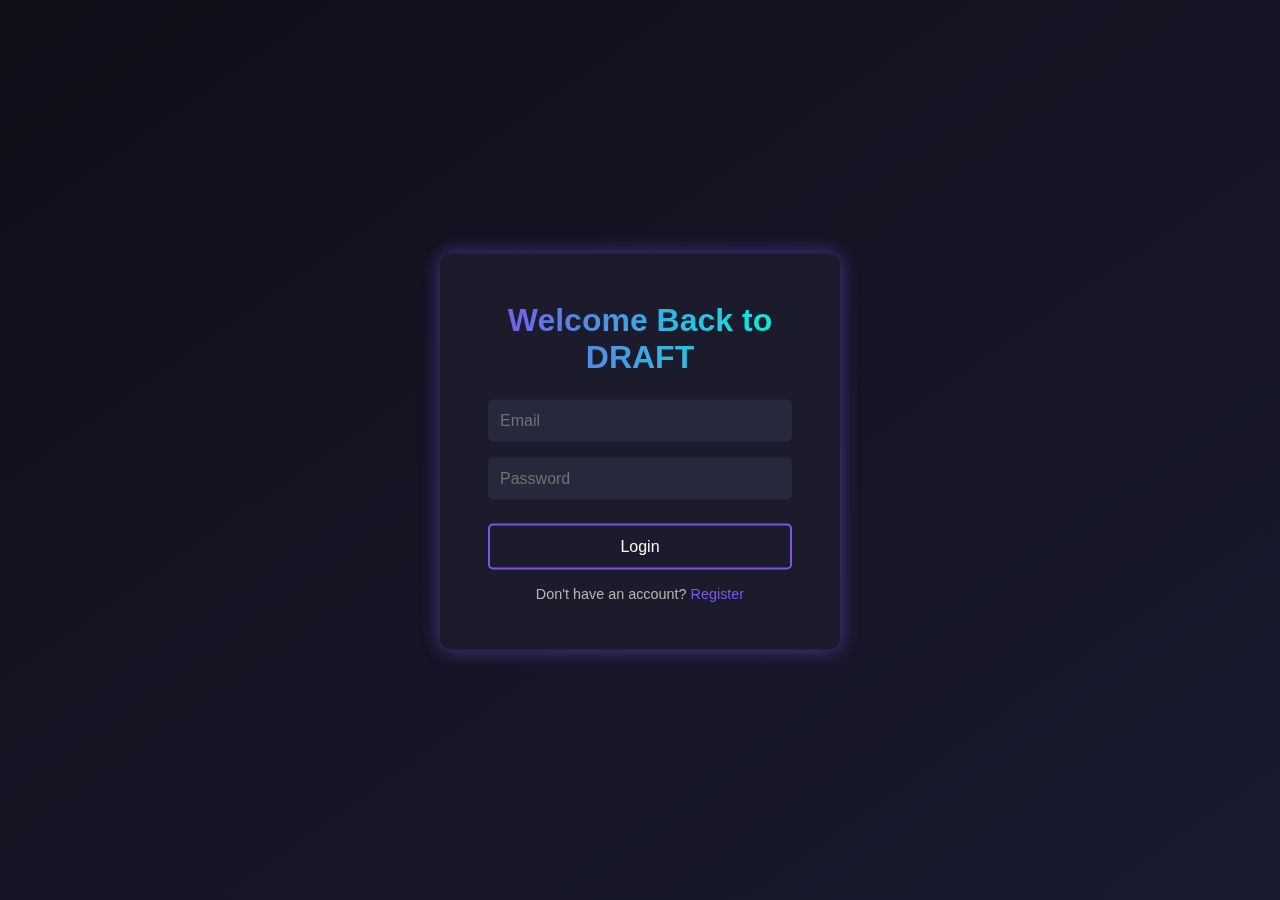
<file: login.html>
<!DOCTYPE html>
<html lang="en">
<head>
  <meta charset="UTF-8" />
  <meta name="viewport" content="width=device-width, initial-scale=1.0"/>
  <title>DRAFT | Login</title>
  <link rel="stylesheet" href="styles.css" />
  <script src="https://cdnjs.cloudflare.com/ajax/libs/gsap/3.12.2/gsap.min.js"></script>
</head>
<body class="login-body">
  <div class="login-container">
    <h1 class="login-title">Welcome Back to DRAFT</h1>
    <form class="login-form">
      <input type="email" placeholder="Email" required />
      <input type="password" placeholder="Password" required />
      <button type="submit" class="cta">Login</button>
      <p class="login-note">Don't have an account? <a href="#">Register</a></p>
    </form>
  </div>

  <script>
    // Animate form on page load
    gsap.from(".login-container", {
      y: 50,
      opacity: 0,
      duration: 1,
      ease: "power2.out"
    });

    // Button hover animation
    document.querySelectorAll(".cta").forEach((btn) => {
      btn.addEventListener("mouseenter", () => {
        gsap.to(btn, { scale: 1.08, duration: 0.3 });
      });
      btn.addEventListener("mouseleave", () => {
        gsap.to(btn, { scale: 1, duration: 0.3 });
      });
    });

    // Redirect to renamed dashboard (home.html) on login
    document.querySelector(".login-form").addEventListener("submit", function (e) {
      e.preventDefault();
      window.location.href = "home.html"; // redirect after login
    });
  </script>
</body>
</html>
</file>
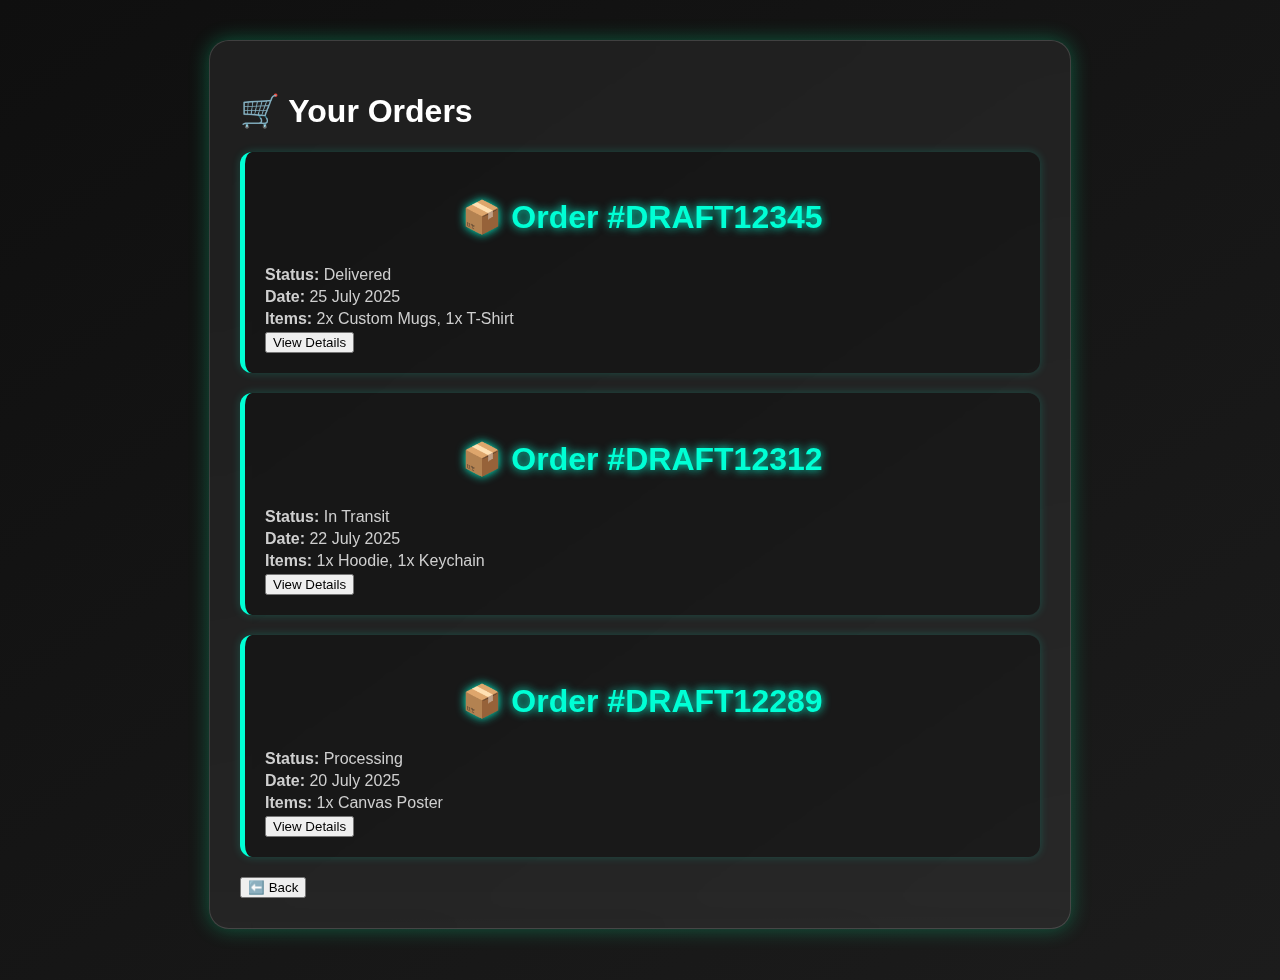
<file: orders.html>
<!DOCTYPE html>
<html lang="en">
<head>
  <meta charset="UTF-8">
  <title>Your Orders</title>
  <link rel="stylesheet" href="orders.css">
</head>
<body>
  <div class="orders-container">
    <h1>🛒 Your Orders</h1>

    <div class="order-card">
      <h2>📦 Order #DRAFT12345</h2>
      <p><strong>Status:</strong> Delivered</p>
      <p><strong>Date:</strong> 25 July 2025</p>
      <p><strong>Items:</strong> 2x Custom Mugs, 1x T-Shirt</p>
      <button onclick="viewDetails('DRAFT12345')">View Details</button>
    </div>

    <div class="order-card">
      <h2>📦 Order #DRAFT12312</h2>
      <p><strong>Status:</strong> In Transit</p>
      <p><strong>Date:</strong> 22 July 2025</p>
      <p><strong>Items:</strong> 1x Hoodie, 1x Keychain</p>
      <button onclick="viewDetails('DRAFT12312')">View Details</button>
    </div>

    <div class="order-card">
      <h2>📦 Order #DRAFT12289</h2>
      <p><strong>Status:</strong> Processing</p>
      <p><strong>Date:</strong> 20 July 2025</p>
      <p><strong>Items:</strong> 1x Canvas Poster</p>
      <button onclick="viewDetails('DRAFT12289')">View Details</button>
    </div>

    <div class="back-btn-wrapper">
      <button onclick="goBack()">⬅️ Back</button>
    </div>
  </div>

  <script src="orders.js"></script>
</body>
</html>
</file>
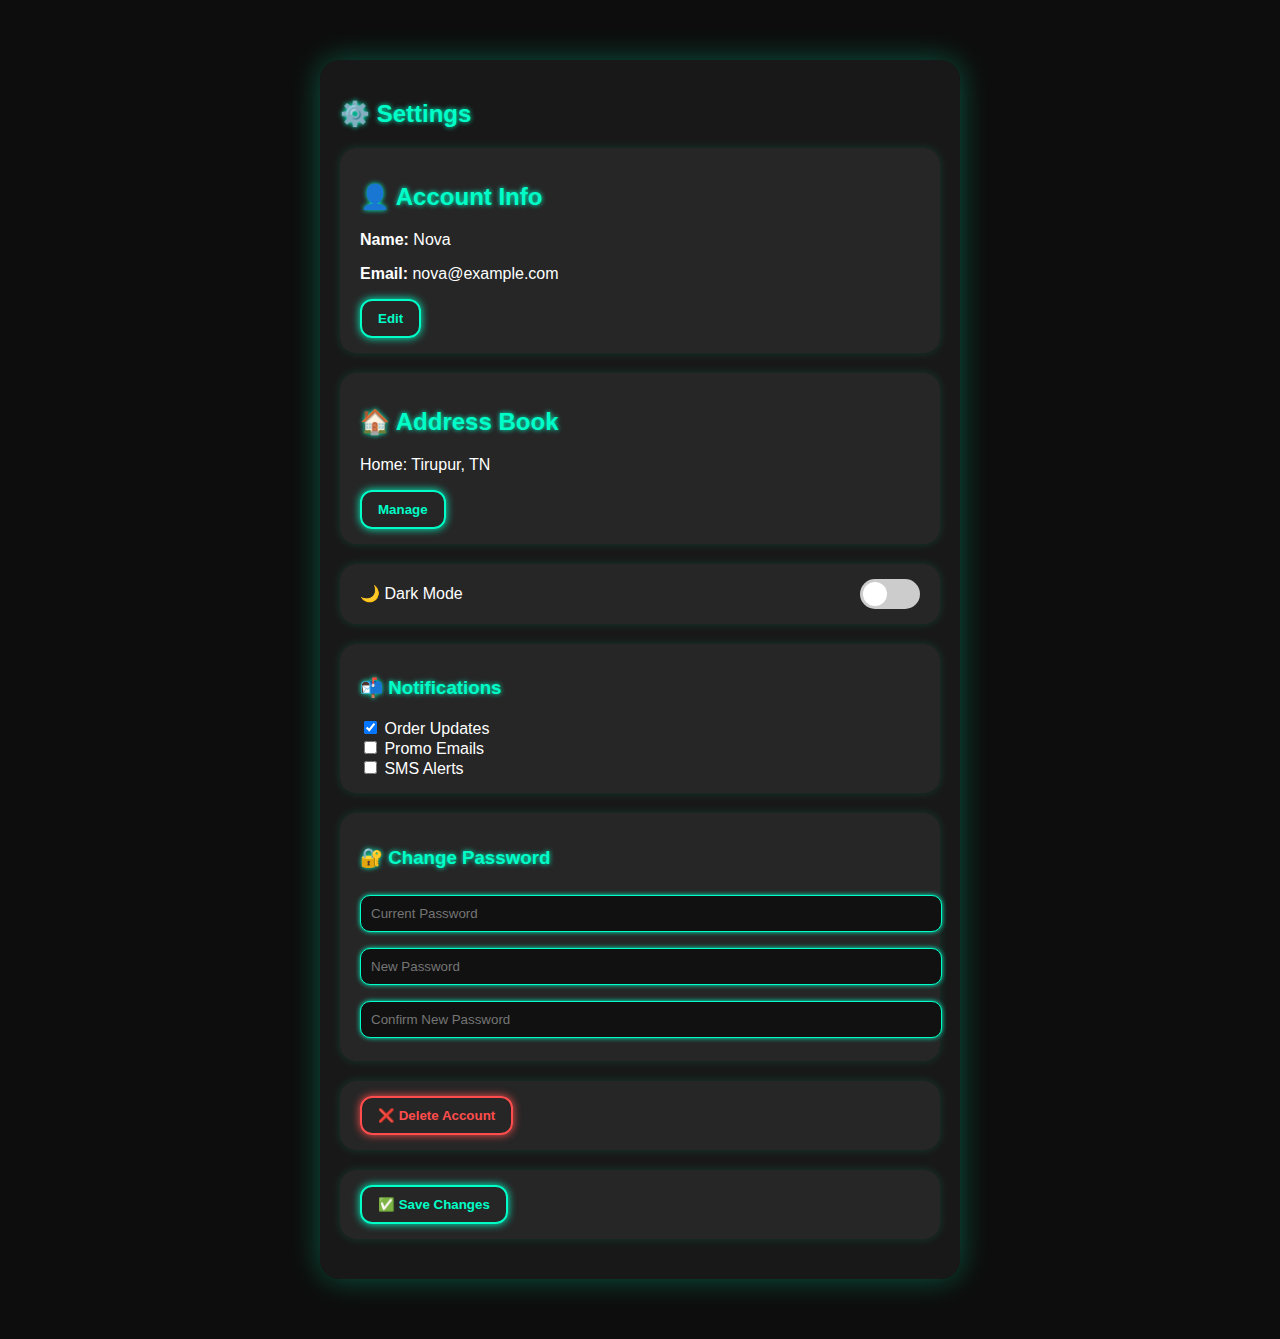
<file: settings.html>
<!DOCTYPE html>
<html lang="en">
<head>
  <meta charset="UTF-8">
  <title>Settings</title>
  <link rel="stylesheet" href="settings.css">
</head>
<body>
  <div class="settings-container">
    <h2>⚙️ Settings</h2>

     <!-- Account Section -->
    <div class="setting-card">
      <h2>👤 Account Info</h2>
      <p><strong>Name:</strong> Nova</p>
      <p><strong>Email:</strong> nova@example.com</p>
      <button onclick="editAccount()">Edit</button>
    </div>

    <!-- Address Book -->
    <div class="setting-card">
      <h2>🏠 Address Book</h2>
      <p>Home: Tirupur, TN</p>
      <button onclick="manageAddress()">Manage</button>
    </div>

    <div class="setting-box">
      <label class="switch-label">
        🌙 Dark Mode
        <label class="switch">
          <input type="checkbox" id="darkToggle">
          <span class="slider"></span>
        </label>
      </label>
    </div>

    <div class="setting-box">
      <h3>📬 Notifications</h3>
      <label><input type="checkbox" checked> Order Updates</label><br>
      <label><input type="checkbox"> Promo Emails</label><br>
      <label><input type="checkbox"> SMS Alerts</label>
    </div>

    <div class="setting-box">
      <h3>🔐 Change Password</h3>
      <input type="password" placeholder="Current Password"><br>
      <input type="password" placeholder="New Password"><br>
      <input type="password" placeholder="Confirm New Password">
    </div>

    <div class="setting-box danger-zone">
      <button class="delete-btn">❌ Delete Account</button>
    </div>

    <div class="setting-box">
      <button class="save-btn">✅ Save Changes</button>
    </div>
  </div>

  <script src="settings.js"></script>
</body>
</html>
</file>
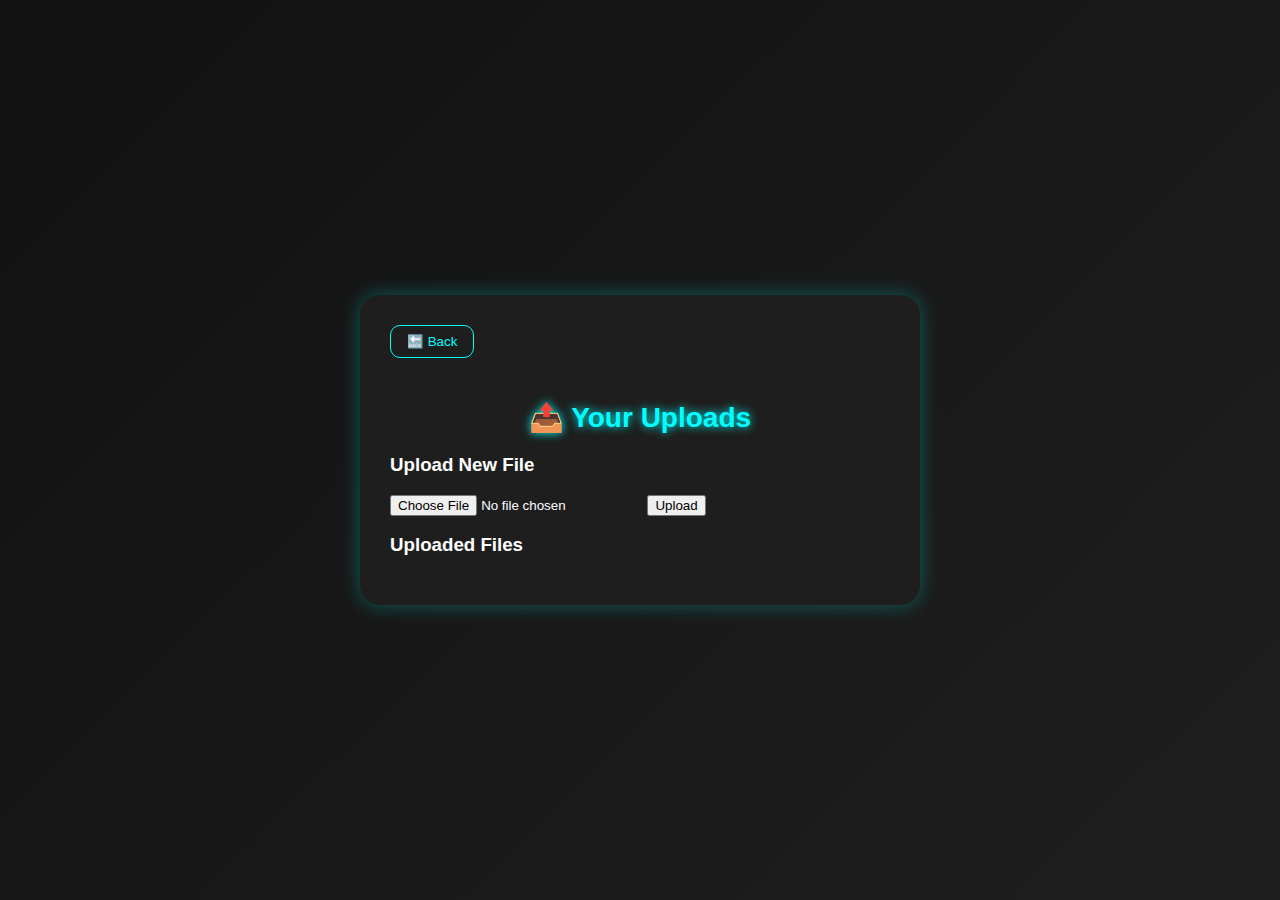
<file: uploads.html>
<!DOCTYPE html>
<html lang="en">
<head>
  <meta charset="UTF-8">
  <title>Uploads</title>
  <link rel="stylesheet" href="uploads.css">
</head>
<body>
  <div class="uploads-container">
    <button class="back-btn" onclick="goBack()">🔙 Back</button>
    <h2>📤 Your Uploads</h2>

    <div class="upload-section">
      <h3>Upload New File</h3>
      <input type="file" id="fileInput">
      <button onclick="uploadFile()">Upload</button>
    </div>

    <div class="uploaded-files">
      <h3>Uploaded Files</h3>
      <ul id="fileList">
        <!-- Uploaded file items will go here -->
      </ul>
    </div>
  </div>

  <script src="uploads.js"></script>
</body>
</html>
</file>
<file: orders.css>
body {
  margin: 0;
  padding: 0;
  font-family: "Segoe UI", sans-serif;
  background: linear-gradient(145deg, #0f0f0f, #1c1c1c);
  color: #ffffff;
  display: flex;
  justify-content: center;
  align-items: flex-start;
  min-height: 100vh;
  padding: 40px 20px;
}

.orders-container {
  background: rgba(255, 255, 255, 0.06);
  backdrop-filter: blur(16px);
  border: 1px solid rgba(255, 255, 255, 0.15);
  padding: 30px;
  border-radius: 20px;
  width: 100%;
  max-width: 800px;
  box-shadow: 0 0 20px rgba(0, 255, 163, 0.3);
  animation: fadeIn 0.6s ease;
}

h2 {
  text-align: center;
  margin-bottom: 30px;
  font-size: 2rem;
  color: #00ffd5;
  text-shadow: 0 0 10px #00ffd5;
}

.order-card {
  background: rgba(0, 0, 0, 0.3);
  border-left: 5px solid #00ffd5;
  padding: 20px;
  margin-bottom: 20px;
  border-radius: 12px;
  box-shadow: 0 0 10px rgba(0, 255, 213, 0.2);
  transition: transform 0.2s ease;
}

.order-card:hover {
  transform: translateY(-5px);
  box-shadow: 0 0 20px rgba(0, 255, 213, 0.4);
}

.order-card h3 {
  margin: 0 0 10px;
  color: #ffffff;
}

.order-card p {
  margin: 4px 0;
  color: #cfcfcf;
}

.status {
  padding: 6px 12px;
  border-radius: 6px;
  font-size: 0.9rem;
  display: inline-block;
  margin-top: 10px;
}

.status.pending {
  background: #ffaa00;
  color: #000;
}

.status.delivered {
  background: #00ff95;
  color: #000;
}

.status.cancelled {
  background: #ff4444;
  color: #fff;
}

@keyframes fadeIn {
  from {
    opacity: 0;
    transform: translateY(30px);
  }
  to {
    opacity: 1;
    transform: translateY(0);
  }
}
</file>
<file: settings.css>
/* Global styles */
body {
  font-family: 'Segoe UI', sans-serif;
  background: #0d0d0d;
  color: #fff;
  margin: 0;
  padding: 0;
  transition: background 0.3s, color 0.3s;
}

/* Container */
.settings-container {
  max-width: 600px;
  margin: 60px auto;
  padding: 20px;
  background: rgba(25, 25, 25, 0.95);
  border-radius: 20px;
  box-shadow: 0 0 30px rgba(0, 255, 180, 0.3);
}

/* Cards and Boxes */
.setting-card, .setting-box {
  background: rgba(40, 40, 40, 0.9);
  margin: 20px 0;
  padding: 15px 20px;
  border-radius: 16px;
  box-shadow: 0 0 10px rgba(0, 255, 180, 0.15);
}

/* Headings */
h2, h3 {
  color: #00ffc8;
  text-shadow: 0 0 5px #00ffc8;
}

/* Buttons */
button {
  background: transparent;
  border: 2px solid #00ffc8;
  color: #00ffc8;
  padding: 10px 16px;
  border-radius: 12px;
  font-weight: bold;
  cursor: pointer;
  transition: all 0.3s ease;
  box-shadow: 0 0 8px #00ffc8;
}
button:hover {
  background: #00ffc8;
  color: #000;
  box-shadow: 0 0 20px #00ffc8, 0 0 40px #00ffc8;
}

/* Delete Button */
.delete-btn {
  border-color: #ff4d4d;
  color: #ff4d4d;
  box-shadow: 0 0 8px #ff4d4d;
}
.delete-btn:hover {
  background: #ff4d4d;
  color: #000;
  box-shadow: 0 0 20px #ff4d4d, 0 0 40px #ff4d4d;
}

/* Input Fields */
input[type="password"], input[type="text"] {
  width: 100%;
  padding: 10px;
  margin: 8px 0;
  border: 1px solid #00ffc8;
  background: #111;
  color: #fff;
  border-radius: 10px;
  box-shadow: 0 0 5px #00ffc8;
}

/* Switch Toggle */
.switch-label {
  display: flex;
  justify-content: space-between;
  align-items: center;
}

.switch {
  position: relative;
  display: inline-block;
  width: 60px;
  height: 30px;
}

.switch input {
  display: none;
}

.slider {
  position: absolute;
  cursor: pointer;
  top: 0; left: 0;
  right: 0; bottom: 0;
  background-color: #ccc;
  transition: 0.4s;
  border-radius: 30px;
}

.slider:before {
  position: absolute;
  content: "";
  height: 24px;
  width: 24px;
  left: 3px;
  bottom: 3px;
  background-color: white;
  transition: 0.4s;
  border-radius: 50%;
}

input:checked + .slider {
  background-color: #00ffc8;
  box-shadow: 0 0 10px #00ffc8;
}

input:checked + .slider:before {
  transform: translateX(30px);
}

/* Dark mode (toggle handled by JS) */
body.dark {
  background: #121212;
  color: #f5f5f5;
}

body.dark .settings-container {
  background: rgba(15, 15, 15, 0.95);
}

body.dark .setting-card,
body.dark .setting-box {
  background: rgba(30, 30, 30, 0.9);
}
</file>
<file: uploads.css>
body {
  margin: 0;
  font-family: "Segoe UI", sans-serif;
  background: linear-gradient(135deg, #111, #1f1f1f);
  color: #fff;
  min-height: 100vh;
  display: flex;
  justify-content: center;
  align-items: center;
}

.uploads-container {
  background: #1e1e1e;
  padding: 30px;
  border-radius: 20px;
  box-shadow: 0 0 20px rgba(0, 255, 255, 0.3);
  width: 90%;
  max-width: 500px;
}

.uploads-container h2 {
  text-align: center;
  margin-bottom: 20px;
  font-size: 28px;
  color: cyan;
  text-shadow: 0 0 10px cyan;
}

.back-btn {
  background: transparent;
  border: 1px solid cyan;
  color: cyan;
  padding: 8px 16px;
  border-radius: 10px;
  cursor: pointer;
  margin-bottom: 20px;
  transition: all 0.3s ease;
}

.back-btn:hover {
  background-color: cyan;
  color: black;
  box-shadow: 0 0 12px cyan;
}

.upload-box {
  background: #2a2a2a;
  padding: 20px;
  border-radius: 10px;
  border: 1px dashed #444;
  margin-bottom: 25px;
  text-align: center;
}

.upload-box input[type="file"] {
  display: none;
}

.upload-label {
  padding: 12px 24px;
  background: #111;
  border: 1px solid #00ffff;
  border-radius: 10px;
  cursor: pointer;
  color: #00ffff;
  font-weight: bold;
  transition: 0.3s ease;
  display: inline-block;
}

.upload-label:hover {
  background: #00ffff;
  color: black;
  box-shadow: 0 0 10px #00ffff;
}

.upload-list h3 {
  margin-bottom: 10px;
  font-size: 20px;
  color: #00ffe1;
}

.upload-list ul {
  list-style-type: none;
  padding: 0;
  max-height: 200px;
  overflow-y: auto;
}

.upload-list ul li {
  background-color: #333;
  padding: 10px;
  margin: 6px 0;
  border-radius: 8px;
  font-size: 14px;
  border-left: 3px solid cyan;
}
</file>
<file: styles.css>
/* Reset and base styles */
* {
  margin: 0;
  padding: 0;
  box-sizing: border-box;
}

body, html {
  height: 100%;
  font-family: 'Segoe UI', sans-serif;
  color: #fff;
  background: #0f0f1a;
}

/* Hero Section */
.hero {
  position: relative;
  height: 100vh;
  overflow: hidden;
  background: radial-gradient(circle at 20% 20%, #2b2b3c, #0f0f1a);
  perspective: 1000px;
}

/* Parallax illusion */
.parallax {
  position: absolute;
  top: 0;
  left: 0;
  width: 300%;
  height: 300%;
  background: url('https://www.transparenttextures.com/patterns/stardust.png') repeat;
  opacity: 0.06;
  animation: parallaxMove 30s infinite linear alternate;
  z-index: 1;
}

@keyframes parallaxMove {
  0% {
    transform: translate(-10%, -10%) scale(1.1);
  }
  100% {
    transform: translate(10%, 10%) scale(1.1);
  }
}

.content {
  position: relative;
  text-align: center;
  z-index: 2;
}

/* Headline Animation */
.headline {
  font-size: 4rem;
  background: linear-gradient(90deg, #7f5af0, #00ffe7, #7f5af0);
  background-size: 200%;
  background-clip: text;
  -webkit-background-clip: text;
  color: transparent;
  animation: wave 6s infinite linear;
}

@keyframes wave {
  0% { background-position: 0%; }
  100% { background-position: 200%; }
}

.tagline {
  font-size: 1.2rem;
  margin-top: 1rem;
  color: #ccc;
  letter-spacing: 1px;
}

/* CTA Button */
.cta {
  display: inline-block;
  margin-top: 2rem;
  padding: 0.8rem 2rem;
  font-size: 1rem;
  border: 2px solid #7f5af0;
  color: #fff;
  text-decoration: none;
  border-radius: 5px;
  background-color: transparent;
  transition: background-color 0.3s, box-shadow 0.3s;
}

.cta:hover {
  background-color: #7f5af0;
  box-shadow: 0 0 15px #7f5af0;
}

/* Floating Glowing Cube */
.floating-cube {
  position: absolute;
  bottom: 50px;
  right: 50px;
  width: 100px;
  height: 100px;
  perspective: 800px;
  z-index: 2;
  animation: float 6s ease-in-out infinite;
}

@keyframes float {
  0%, 100% {
    transform: translateY(0px);
  }
  50% {
    transform: translateY(-20px);
  }
}

.cube {
  position: relative;
  width: 100%;
  height: 100%;
  transform-style: preserve-3d;
  animation: rotate 10s linear infinite;
}

@keyframes rotate {
  0% {
    transform: rotateX(0deg) rotateY(0deg);
  }
  100% {
    transform: rotateX(360deg) rotateY(360deg);
  }
}

.face {
  position: absolute;
  width: 100px;
  height: 100px;
  background: rgba(127, 90, 240, 0.1);
  border: 2px solid #7f5af0;
  box-shadow: 0 0 20px #7f5af0aa;
}

.front  { transform: rotateY(  0deg) translateZ(50px); }
.back   { transform: rotateY(180deg) translateZ(50px); }
.right  { transform: rotateY( 90deg) translateZ(50px); }
.left   { transform: rotateY(-90deg) translateZ(50px); }
.top    { transform: rotateX( 90deg) translateZ(50px); }
bottom { transform: rotateX(-90deg) translateZ(50px); }

/* Navbar Styles */
.navbar {
  position: fixed;
  width: 100%;
  top: -100px;
  left: 0;
  background: #1c1c2c;
  color: #fff;
  padding: 1rem 2rem;
  text-align: center;
  font-size: 1.2rem;
  z-index: 10;
  box-shadow: 0 2px 10px rgba(0,0,0,0.3);
}

/* Scroll Sections */
.info {
  padding: 80px 20px;
  background-color: #14141f;
  color: #fff;
  text-align: center;
  margin-top: 60px;
  opacity: 0;
}

.info h2 {
  font-size: 2rem;
  color: #7f5af0;
}

.info p {
  font-size: 1.1rem;
  color: #ccc;
  max-width: 600px;
  margin: 0 auto;
}

/* Login Page Styles */
.login-body {
  background: linear-gradient(to bottom right, #0f0f1a, #1a1a2f);
  height: 100vh;
  display: flex;
  justify-content: center;
  align-items: center;
  color: #fff;
}

.login-container {
  background: #1c1c2c;
  padding: 3rem;
  border-radius: 12px;
  box-shadow: 0 0 20px #7f5af088;
  width: 100%;
  max-width: 400px;
  text-align: center;
}

.login-title {
  font-size: 2rem;
  margin-bottom: 1.5rem;
  background: linear-gradient(90deg, #7f5af0, #00ffe7);
  background-clip: text;
  -webkit-background-clip: text;
  color: transparent;
}

.login-form input {
  width: 100%;
  padding: 0.75rem;
  margin-bottom: 1rem;
  background: #2a2a3d;
  border: none;
  border-radius: 5px;
  color: #fff;
  font-size: 1rem;
}

.login-form input:focus {
  outline: 2px solid #7f5af0;
}

.login-form .cta {
  width: 100%;
  padding: 0.75rem;
  margin-top: 0.5rem;
}

.login-note {
  font-size: 0.9rem;
  margin-top: 1rem;
  color: #bbb;
}

.login-note a {
  color: #7f5af0;
  text-decoration: none;
}

/* Place Order Page Styles */
.place-order-container {
  max-width: 500px;
  margin: 50px auto;
  background: #fff;
  padding: 30px;
  border-radius: 15px;
  box-shadow: 0 4px 12px rgba(0,0,0,0.1);
}

.place-order-container h2 {
  text-align: center;
  margin-bottom: 25px;
  color: #333;
}

.place-order-container label {
  display: block;
  margin-top: 15px;
  margin-bottom: 5px;
  font-weight: 600;
  color: #333;
}

.place-order-container select,
.place-order-container input,
.place-order-container textarea {
  width: 100%;
  padding: 10px;
  border-radius: 8px;
  border: 1px solid #ccc;
  font-size: 1rem;
  outline: none;
}

.place-order-container button {
  margin-top: 20px;
  width: 100%;
  padding: 12px;
  font-size: 1rem;
  font-weight: bold;
  background: #007bff;
  color: white;
  border: none;
  border-radius: 10px;
  cursor: pointer;
  transition: background 0.3s ease;
}

.place-order-container button:hover {
  background: #0056b3;
}

/* Confirmation Page */
.confirmation-page {
  display: flex;
  flex-direction: column;
  align-items: center;
  justify-content: center;
  background: #121212;
  color: white;
  position: fixed;
  inset: 0;
  z-index: 100;
  text-align: center;
  padding: 20px;
}

.tick {
  font-size: 80px;
  color: #0f9d58;
  margin-bottom: 20px;
  opacity: 0;
  transform: scale(0.5);
  transition: all 0.6s ease-in-out;
}

.tick-animate {
  opacity: 1;
  transform: scale(1.2);
}

/* Confetti */
canvas#confettiCanvas {
  position: fixed;
  top: 0;
  left: 0;
  width: 100%;
  height: 100%;
  pointer-events: none;
  z-index: 1000;
}

/* Utility */
.hidden {
  display: none;
}
</file>
